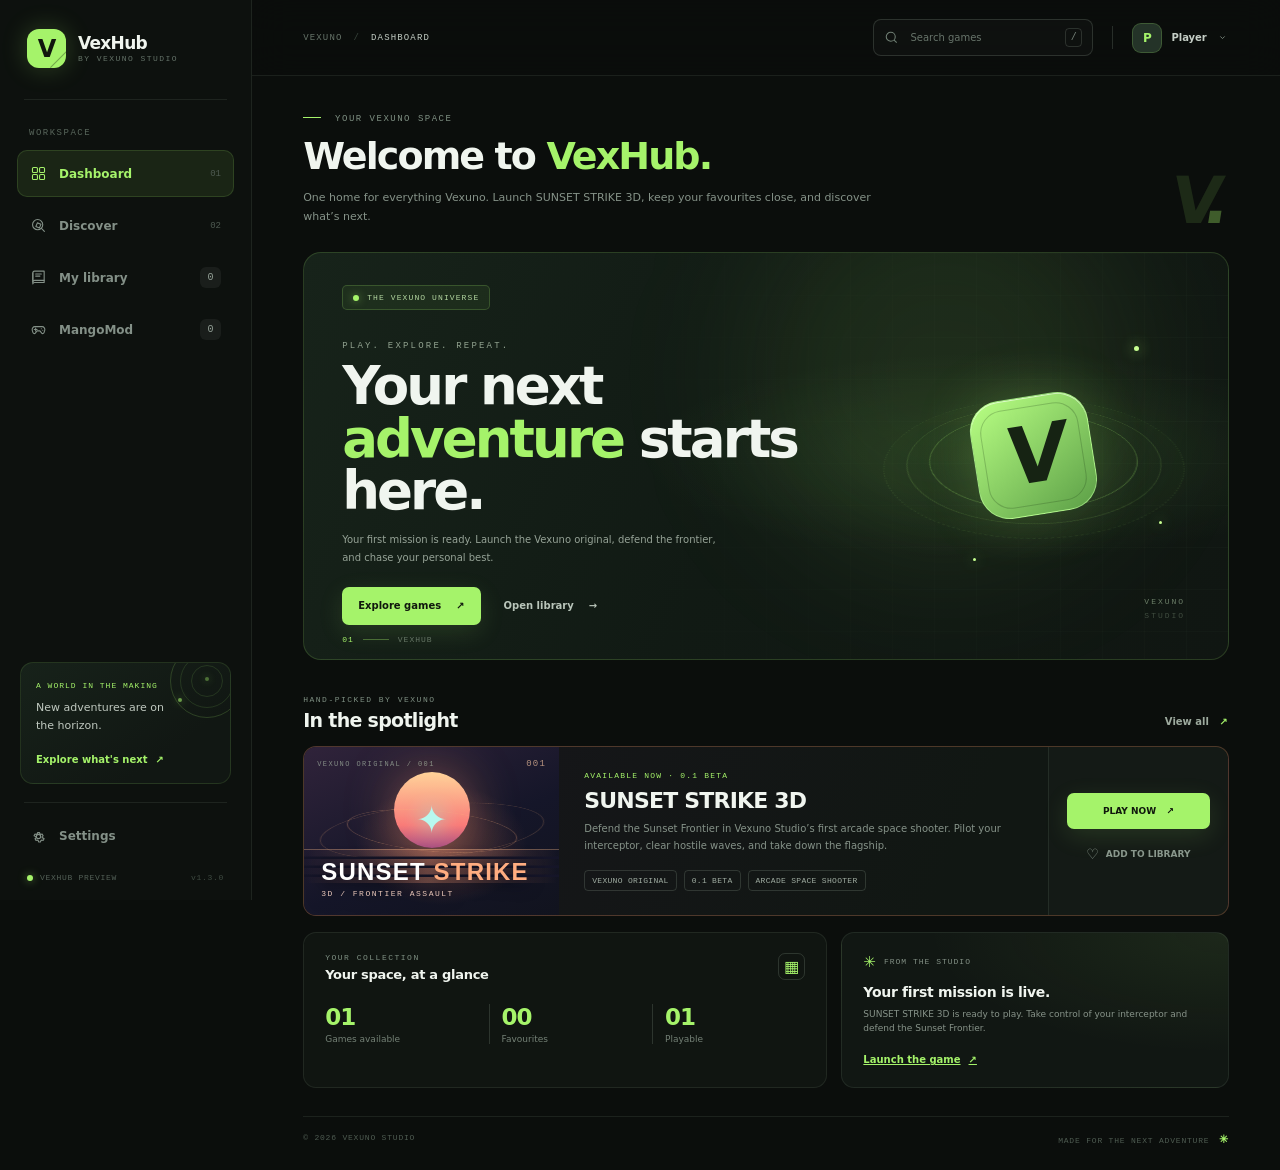
<file: index.html>
<!doctype html>
<html lang="en">
<head>
  <meta charset="utf-8" />
  <meta name="viewport" content="width=device-width, initial-scale=1" />
  <meta name="theme-color" content="#0b0e0c" />
  <meta name="description" content="VexHub is the home of games from Vexuno Studio." />
  <title>VexHub — Vexuno Studio</title>
  <link rel="icon" href="assets/vexhub-icon.svg" type="image/svg+xml" />
  <link rel="manifest" href="manifest.webmanifest" />
  <link rel="stylesheet" href="style.css" />
  <script src="script.js" defer></script>
</head>
<body>
  <div class="app-shell">
    <aside class="sidebar" aria-label="Main navigation">
      <a class="brand" href="#dashboard" aria-label="VexHub dashboard">
        <span class="brand-mark" aria-hidden="true"><span>V</span></span>
        <span class="brand-copy"><strong>VexHub</strong><small>BY VEXUNO STUDIO</small></span>
      </a>

      <div class="sidebar-divider"></div>
      <p class="nav-label">WORKSPACE</p>
      <nav class="primary-nav">
        <button class="nav-item active" data-page="dashboard" type="button">
          <svg viewBox="0 0 24 24" aria-hidden="true"><rect x="3.5" y="3.5" width="7" height="7" rx="1.5"/><rect x="13.5" y="3.5" width="7" height="7" rx="1.5"/><rect x="3.5" y="13.5" width="7" height="7" rx="1.5"/><rect x="13.5" y="13.5" width="7" height="7" rx="1.5"/></svg>
          <span>Dashboard</span><span class="nav-shortcut">01</span>
        </button>
        <button class="nav-item" data-page="discover" type="button">
          <svg viewBox="0 0 24 24" aria-hidden="true"><circle cx="10.8" cy="10.8" r="7.2"/><path d="m16.2 16.2 4.1 4.1M8.3 13.3l2.1-5 5 2.1-2.1 5z"/></svg>
          <span>Discover</span><span class="nav-shortcut">02</span>
        </button>
        <button class="nav-item" data-page="library" type="button">
          <svg viewBox="0 0 24 24" aria-hidden="true"><path d="M4 5.5A2.5 2.5 0 0 1 6.5 3H20v16H6.5A2.5 2.5 0 0 0 4 21z"/><path d="M4 5.5v13A2.5 2.5 0 0 1 6.5 16H20M8 7h8M8 10h6"/></svg>
          <span>My library</span><span class="nav-count" id="library-count">0</span>
        </button>
        <button class="nav-item" data-page="mods" type="button">
          <svg viewBox="0 0 24 24" aria-hidden="true"><path d="M7 8h10a4 4 0 0 1 3.8 5.2l-1 3.2a2 2 0 0 1-3.3.8L14 14H10l-2.5 3.2a2 2 0 0 1-3.3-.8l-1-3.2A4 4 0 0 1 7 8Z"/><path d="M8 10v4M6 12h4M16 11h.01M18 13h.01"/></svg>
          <span>MangoMod</span><span class="nav-count" id="mods-count">0</span>
        </button>
      </nav>

      <div class="sidebar-spacer"></div>
      <div class="sidebar-tip">
        <div class="tip-orbit"><span></span><span></span><span></span></div>
        <p class="tip-kicker">A WORLD IN THE MAKING</p>
        <p class="tip-copy">New adventures are on the horizon.</p>
        <button class="text-button" data-page="discover" type="button">Explore what's next <span aria-hidden="true">↗</span></button>
      </div>
      <div class="sidebar-divider bottom-divider"></div>
      <button class="nav-item utility-item" data-page="settings" type="button">
        <svg viewBox="0 0 24 24" aria-hidden="true"><circle cx="12" cy="12" r="3"/><path d="m19.4 15 .1.1 1.4 1.1-1.4 2.4-1.7-.6a8 8 0 0 1-1.6.9l-.3 1.8h-2.8l-.3-1.8a8 8 0 0 1-1.6-.9l-1.7.6-1.4-2.4 1.4-1.1a7 7 0 0 1 0-1.9L6.7 12l1.4-2.4 1.7.6a8 8 0 0 1 1.6-.9l.3-1.8h2.8l.3 1.8a8 8 0 0 1 1.6.9l1.7-.6 1.4 2.4-1.4 1.1a7 7 0 0 1 0 1.9Z" transform="translate(-1 -1)"/></svg>
        <span>Settings</span>
      </button>
      <div class="sidebar-version"><span class="status-dot"></span> VEXHUB PREVIEW <span>v1.3.0</span></div>
    </aside>

    <main class="main-area">
      <header class="topbar">
        <div class="breadcrumbs"><span>VEXUNO</span><span class="crumb-slash">/</span><strong id="breadcrumb-current">DASHBOARD</strong></div>
        <div class="topbar-actions">
          <label class="search-wrap" for="global-search">
            <svg viewBox="0 0 24 24" aria-hidden="true"><circle cx="10.8" cy="10.8" r="7.2"/><path d="m16.2 16.2 4.1 4.1"/></svg>
            <input id="global-search" type="search" placeholder="Search games" autocomplete="off" aria-label="Search games" />
            <kbd>/</kbd>
          </label>
          <span class="topbar-divider"></span>
          <button class="profile-chip" data-page="settings" type="button" aria-label="Open profile settings">
            <span class="avatar" id="top-avatar">V</span><span class="profile-name" id="top-profile-name">Player</span>
            <svg viewBox="0 0 24 24" aria-hidden="true"><path d="m8 10 4 4 4-4"/></svg>
          </button>
        </div>
      </header>

      <div id="page-content" class="page-content" tabindex="-1">
        <section class="welcome-row">
          <div>
            <p class="eyebrow"><span class="eyebrow-line"></span> YOUR VEXUNO SPACE</p>
            <h1>Welcome to <span>VexHub.</span></h1>
            <p class="welcome-subtitle">One home for everything Vexuno. Find your next game, keep your favourites close, and stay in the loop.</p>
          </div>
          <div class="welcome-mark" aria-hidden="true">V<span>.</span></div>
        </section>

        <section class="hero-panel" aria-labelledby="hero-title">
          <div class="hero-grid" aria-hidden="true"></div>
          <div class="hero-glow" aria-hidden="true"></div>
          <div class="hero-content">
            <div class="hero-tag"><span class="pulse-dot"></span> THE VEXUNO UNIVERSE</div>
            <p class="hero-overline">PLAY. EXPLORE. REPEAT.</p>
            <h2 id="hero-title">Your next<br /><span>adventure</span> starts here.</h2>
            <p class="hero-description">Discover games made by Vexuno Studio. Your next favourite is just around the corner.</p>
            <div class="hero-actions">
              <button class="button button-primary" data-page="discover" type="button">Explore games <span aria-hidden="true">↗</span></button>
              <button class="button button-quiet" data-page="library" type="button">Open library <span aria-hidden="true">→</span></button>
            </div>
          </div>
          <div class="hero-art" aria-hidden="true">
            <div class="art-ring ring-one"></div><div class="art-ring ring-two"></div><div class="art-ring ring-three"></div>
            <div class="art-core"><span>V</span></div>
            <div class="art-spark spark-one"></div><div class="art-spark spark-two"></div><div class="art-spark spark-three"></div>
            <div class="art-caption">VEXUNO<br /><span>STUDIO</span></div>
          </div>
          <div class="hero-index"><span>01</span><i></i><span>VEXHUB</span></div>
        </section>

        <section class="section-block">
          <div class="section-heading">
            <div><p class="eyebrow">HAND-PICKED BY VEXUNO</p><h2>In the spotlight</h2></div>
            <button class="subtle-link" data-page="discover" type="button">View all <span aria-hidden="true">↗</span></button>
          </div>
          <div id="featured-game"></div>
        </section>

        <section class="bottom-grid">
          <div class="section-card stats-card">
            <div class="card-heading"><div><p class="eyebrow">YOUR COLLECTION</p><h3>Your space, at a glance</h3></div><span class="mini-icon">▦</span></div>
            <div class="stats-grid">
              <div class="stat-item"><strong id="stat-games">01</strong><span>Games listed</span></div>
              <div class="stat-item"><strong id="stat-saved">00</strong><span>Favourites</span></div>
              <div class="stat-item"><strong>00</strong><span>Installed</span></div>
            </div>
          </div>
          <div class="section-card update-card">
            <div class="update-top"><span class="update-icon">✳</span><span class="update-label">FROM THE STUDIO</span></div>
            <h3>Something new is taking shape.</h3>
            <p>Vexuno is getting ready to bring its first game to the world. Keep an eye on this space.</p>
            <button class="text-button" data-page="discover" type="button">See what's coming <span aria-hidden="true">↗</span></button>
          </div>
        </section>
        <footer class="page-footer"><span>© <span id="current-year"></span> VEXUNO STUDIO</span><span>MADE FOR THE NEXT ADVENTURE <b>✳</b></span></footer>
      </div>
    </main>
  </div>
  <input id="mod-import-input" type="file" accept=".json,.mangomod.json,application/json" hidden />
  <div class="toast-region" id="toast-region" aria-live="polite" aria-atomic="true"></div>
</body>
</html>
</file>
<file: style.css>
:root {
  color-scheme: dark;
  --bg: #0b0e0c;
  --panel: #111713;
  --panel-2: #151d17;
  --panel-3: #1b251d;
  --line: rgba(198, 225, 201, .09);
  --line-strong: rgba(198, 225, 201, .16);
  --text: #f0f5ef;
  --muted: #87958a;
  --muted-2: #647268;
  --accent: #a5f36a;
  --accent-2: #c7ff91;
  --accent-ink: #10170d;
  --sidebar: #0d110e;
  --danger: #ff8e82;
  --radius: 18px;
  font-family: Inter, ui-sans-serif, system-ui, -apple-system, BlinkMacSystemFont, 'Segoe UI', sans-serif;
}

:root[data-accent="blue"] { --accent: #82c8ff; --accent-2: #b5e0ff; --accent-ink: #081522; }
:root[data-accent="violet"] { --accent: #c6a3ff; --accent-2: #ddc9ff; --accent-ink: #170e25; }
* { box-sizing: border-box; }
html { min-width: 320px; background: var(--bg); scroll-behavior: smooth; }
body { margin: 0; background: var(--bg); color: var(--text); min-height: 100vh; }
button, input { font: inherit; }
button { color: inherit; }
button:focus-visible, a:focus-visible, input:focus-visible { outline: 2px solid var(--accent); outline-offset: 3px; }
button:disabled { cursor: not-allowed !important; }
.app-shell { min-height: 100vh; display: grid; grid-template-columns: 252px minmax(0, 1fr); }
.sidebar { width: 252px; height: 100vh; position: fixed; inset: 0 auto 0 0; z-index: 20; display: flex; flex-direction: column; padding: 29px 17px 18px; background: var(--sidebar); border-right: 1px solid var(--line); }
.brand { display: flex; align-items: center; gap: 12px; padding: 0 10px; text-decoration: none; color: var(--text); }
.brand-mark { width: 39px; height: 39px; border-radius: 12px; display: grid; place-items: center; position: relative; overflow: hidden; background: var(--accent); color: var(--accent-ink); font-size: 24px; font-weight: 800; letter-spacing: -3px; box-shadow: 0 0 26px color-mix(in srgb, var(--accent) 22%, transparent); }
.brand-mark::after { content: ''; position: absolute; width: 23px; height: 1px; background: currentColor; transform: rotate(-45deg); opacity: .34; bottom: 8px; right: -4px; }
.brand-mark span { transform: translateX(-1px); }
.brand-copy { display: flex; flex-direction: column; gap: 2px; }
.brand-copy strong { font-size: 17px; line-height: 1.1; letter-spacing: -.7px; }
.brand-copy small, .nav-label, .sidebar-version, .eyebrow, .hero-tag, .hero-overline, .hero-index, .update-label, .release-label, .game-meta-label, .game-serial, .setting-label { font-family: 'DM Mono', ui-monospace, monospace; }
.brand-copy small { color: var(--muted-2); font-size: 8px; letter-spacing: 1.45px; font-weight: 500; }
.sidebar-divider { height: 1px; background: var(--line); margin: 31px 7px 28px; }
.nav-label { color: #58665b; font-size: 9px; letter-spacing: 1.5px; margin: 0 12px 12px; }
.primary-nav { display: grid; gap: 5px; }
.nav-item { width: 100%; min-height: 47px; display: flex; align-items: center; gap: 12px; padding: 0 12px; border: 1px solid transparent; background: transparent; color: #839087; border-radius: 10px; cursor: pointer; text-align: left; font-size: 12px; font-weight: 700; transition: .18s ease; }
.nav-item svg { width: 17px; height: 17px; fill: none; stroke: currentColor; stroke-width: 1.55; stroke-linecap: round; stroke-linejoin: round; flex: none; }
.nav-item:hover { color: var(--text); background: rgba(255,255,255,.035); }
.nav-item.active { color: var(--accent); background: color-mix(in srgb, var(--accent) 9%, transparent); border-color: color-mix(in srgb, var(--accent) 14%, transparent); }
.nav-item.active svg { stroke: var(--accent); }
.nav-shortcut { margin-left: auto; color: #4e5a51; font: 9px 'DM Mono', monospace; }
.nav-count { margin-left: auto; min-width: 21px; height: 21px; border-radius: 6px; display: grid; place-items: center; background: rgba(255,255,255,.055); color: #93a096; font: 10px 'DM Mono', monospace; }
.sidebar-spacer { flex: 1; min-height: 28px; }
.sidebar-tip { position: relative; overflow: hidden; margin: 0 3px 18px; padding: 18px 15px 16px; background: linear-gradient(145deg, #17221a, #111713 72%); border: 1px solid rgba(165,243,106,.12); border-radius: 13px; }
.tip-orbit { position: absolute; width: 74px; height: 74px; right: -14px; top: -19px; border: 1px solid rgba(165,243,106,.19); border-radius: 50%; }
.tip-orbit::before, .tip-orbit::after { content: ''; position: absolute; inset: 9px; border: 1px solid rgba(165,243,106,.13); border-radius: 50%; }
.tip-orbit::after { inset: 20px; }
.tip-orbit span { position: absolute; width: 4px; height: 4px; border-radius: 50%; background: var(--accent); top: 7px; right: 13px; box-shadow: 0 0 9px var(--accent); }
.tip-orbit span:nth-child(2) { top: 53px; left: 7px; opacity: .6; }
.tip-orbit span:nth-child(3) { top: 32px; right: 34px; opacity: .4; }
.tip-kicker { margin: 0 0 9px; color: var(--accent); font: 8px 'DM Mono', monospace; letter-spacing: 1px; }
.tip-copy { position: relative; max-width: 145px; margin: 0 0 13px; color: #c0c9c0; font-size: 11px; line-height: 1.65; }
.text-button { padding: 0; display: inline-flex; align-items: center; gap: 8px; border: 0; background: transparent; color: var(--accent); font-size: 10px; font-weight: 800; cursor: pointer; }
.text-button:hover, .subtle-link:hover { color: var(--accent-2); }
.bottom-divider { margin: 0 7px 12px; }
.utility-item { min-height: 42px; }
.sidebar-version { display: flex; align-items: center; gap: 7px; padding: 16px 10px 0; color: #536057; font-size: 8px; letter-spacing: .7px; }
.sidebar-version > span:last-child { margin-left: auto; color: #3e4a41; }
.status-dot, .pulse-dot { width: 6px; height: 6px; border-radius: 50%; background: var(--accent); box-shadow: 0 0 9px color-mix(in srgb, var(--accent) 55%, transparent); }
.main-area { min-width: 0; grid-column: 2; }
.topbar { height: 76px; padding: 0 clamp(24px, 4vw, 60px); display: flex; align-items: center; justify-content: space-between; border-bottom: 1px solid var(--line); background: rgba(11,14,12,.78); position: sticky; top: 0; z-index: 10; backdrop-filter: blur(18px); }
.breadcrumbs { display: flex; align-items: center; gap: 11px; color: #67756a; font: 9px 'DM Mono', monospace; letter-spacing: 1.15px; }
.breadcrumbs strong { color: #c4cec5; font-weight: 500; }
.crumb-slash { color: #3a463d; }
.topbar-actions { display: flex; align-items: center; gap: 19px; }
.search-wrap { width: 220px; height: 37px; display: flex; align-items: center; gap: 9px; padding: 0 10px; border: 1px solid var(--line-strong); border-radius: 8px; background: rgba(255,255,255,.018); color: #718075; transition: .2s ease; }
.search-wrap:focus-within { border-color: color-mix(in srgb, var(--accent) 45%, transparent); box-shadow: 0 0 0 3px color-mix(in srgb, var(--accent) 7%, transparent); }
.search-wrap svg { width: 15px; height: 15px; fill: none; stroke: currentColor; stroke-width: 1.7; flex: none; }
.search-wrap input { width: 100%; min-width: 0; border: 0; outline: 0; background: transparent; color: var(--text); font-size: 10px; }
.search-wrap input::placeholder { color: #68756b; }
.search-wrap kbd { min-width: 17px; height: 19px; display: grid; place-items: center; border: 1px solid var(--line-strong); border-radius: 4px; color: #758278; font: 10px 'DM Mono', monospace; }
.topbar-divider { width: 1px; height: 23px; background: var(--line-strong); }
.profile-chip { display: flex; align-items: center; gap: 9px; border: 0; padding: 0; background: transparent; cursor: pointer; }
.avatar { width: 30px; height: 30px; display: grid; place-items: center; border-radius: 9px; background: #243328; color: var(--accent); border: 1px solid rgba(165,243,106,.2); font-size: 12px; font-weight: 800; }
.profile-name { color: #c5cec6; font-size: 10px; font-weight: 800; }
.profile-chip svg { width: 13px; height: 13px; fill: none; stroke: #738076; stroke-width: 1.8; }
.page-content { width: min(100%, 1440px); margin: 0 auto; padding: 38px clamp(24px, 4vw, 60px) 24px; }
.welcome-row { display: flex; align-items: flex-end; justify-content: space-between; gap: 20px; margin: 0 0 25px; }
.eyebrow { margin: 0 0 11px; color: #7f9083; font-size: 9px; letter-spacing: 1.5px; }
.eyebrow-line { display: inline-block; width: 18px; height: 1px; margin: 0 7px 3px 0; background: var(--accent); }
h1, h2, h3, p { overflow-wrap: break-word; }
.welcome-row h1 { margin: 0; font-size: clamp(27px, 3vw, 38px); line-height: 1.12; letter-spacing: -1.9px; font-weight: 800; }
.welcome-row h1 span { color: var(--accent); }
.welcome-subtitle { max-width: 575px; margin: 10px 0 0; color: #859288; font-size: 11px; line-height: 1.8; }
.welcome-mark { margin-right: 8px; color: rgba(165,243,106,.12); font-size: 65px; line-height: .8; font-weight: 800; letter-spacing: -9px; transform: skew(-9deg); }
.welcome-mark span { color: rgba(165,243,106,.34); }
.hero-panel { min-height: 333px; position: relative; display: flex; overflow: hidden; border: 1px solid rgba(165,243,106,.17); border-radius: var(--radius); background: radial-gradient(ellipse at 75% 50%, rgba(79,130,64,.22), transparent 36%), linear-gradient(115deg, #17231a 0%, #111a14 49%, #101612 100%); }
.hero-grid { position: absolute; inset: 0; opacity: .24; background-image: linear-gradient(rgba(186,228,177,.1) 1px, transparent 1px), linear-gradient(90deg, rgba(186,228,177,.1) 1px, transparent 1px); background-size: 42px 42px; mask-image: linear-gradient(90deg, transparent 25%, #000 100%); }
.hero-glow { position: absolute; width: 380px; height: 380px; right: 10%; top: -70px; border-radius: 50%; background: color-mix(in srgb, var(--accent) 9%, transparent); filter: blur(70px); }
.hero-content { position: relative; z-index: 2; width: 58%; padding: 32px 0 34px 38px; }
.hero-tag { width: fit-content; display: flex; align-items: center; gap: 8px; padding: 7px 10px; border: 1px solid rgba(165,243,106,.2); border-radius: 5px; background: rgba(165,243,106,.06); color: #b3d6a0; font-size: 8px; letter-spacing: 1.1px; }
.pulse-dot { animation: pulse 2s infinite; }
.hero-overline { margin: 31px 0 9px; color: #91a28f; font-size: 9px; letter-spacing: 2.2px; }
.hero-content h2 { margin: 0; font-size: clamp(34px, 4.2vw, 53px); line-height: .99; letter-spacing: -2.9px; font-weight: 800; }
.hero-content h2 span { color: var(--accent); }
.hero-description { max-width: 380px; margin: 13px 0 20px; color: #96a397; font-size: 10px; line-height: 1.8; }
.hero-actions { display: flex; align-items: center; gap: 18px; }
.button { min-height: 38px; display: inline-flex; align-items: center; justify-content: center; gap: 15px; padding: 0 15px; border-radius: 7px; border: 1px solid transparent; cursor: pointer; font-size: 10px; font-weight: 800; transition: transform .18s ease, background .18s ease, border-color .18s ease; }
.button:hover { transform: translateY(-2px); }
.button-primary { background: var(--accent); color: var(--accent-ink); box-shadow: 0 7px 24px color-mix(in srgb, var(--accent) 13%, transparent); }
.button-primary:hover { background: var(--accent-2); }
.button-quiet { padding: 0 4px; background: transparent; color: #b9c5ba; }
.button-quiet:hover { color: var(--accent); }
.hero-art { width: 42%; position: absolute; right: 0; top: 0; bottom: 0; display: grid; place-items: center; perspective: 700px; }
.art-ring { position: absolute; width: 252px; height: 252px; border: 1px solid rgba(165,243,106,.16); border-radius: 50%; transform: rotateX(63deg) rotateZ(-25deg); box-shadow: inset 0 0 35px rgba(165,243,106,.025); }
.ring-two { width: 207px; height: 207px; transform: rotateX(63deg) rotateZ(35deg); border-color: rgba(165,243,106,.29); }
.ring-three { width: 296px; height: 296px; transform: rotateX(63deg) rotateZ(75deg); border-style: dashed; border-color: rgba(165,243,106,.11); }
.art-core { width: 119px; height: 119px; z-index: 1; display: grid; place-items: center; position: relative; border: 1px solid rgba(190,255,157,.55); border-radius: 31px; background: linear-gradient(145deg, #b8ff83, #5c9f47); color: #162313; box-shadow: 0 0 55px rgba(165,243,106,.22), inset 0 1px 0 rgba(255,255,255,.6); transform: rotate(-9deg); }
.art-core::before { content: ''; position: absolute; inset: 9px; border: 1px solid rgba(21,48,17,.22); border-radius: 23px; }
.art-core span { margin-left: -5px; font-size: 79px; line-height: 1; font-weight: 800; letter-spacing: -13px; transform: skew(-8deg); }
.art-caption { position: absolute; right: 11%; bottom: 36px; color: rgba(209,240,199,.48); text-align: right; font: 8px/1.7 'DM Mono', monospace; letter-spacing: 2px; }
.art-caption span { color: rgba(209,240,199,.25); }
.art-spark { position: absolute; width: 5px; height: 5px; border-radius: 50%; background: var(--accent-2); box-shadow: 0 0 14px var(--accent); }
.spark-one { top: 23%; right: 23%; }.spark-two { bottom: 24%; right: 65%; width: 3px; height: 3px; }.spark-three { top: 66%; right: 17%; width: 3px; height: 3px; }
.hero-index { position: absolute; left: 38px; bottom: 15px; z-index: 2; display: flex; align-items: center; gap: 9px; color: #657565; font-size: 8px; letter-spacing: 1px; }
.hero-index span:first-child { color: var(--accent); }.hero-index i { width: 26px; height: 1px; background: rgba(165,243,106,.35); }
.section-block { margin-top: 35px; }
.section-heading { display: flex; align-items: flex-end; justify-content: space-between; margin-bottom: 15px; }
.section-heading .eyebrow { margin-bottom: 5px; font-size: 8px; }
.section-heading h2 { margin: 0; font-size: 19px; letter-spacing: -.7px; }
.subtle-link { padding: 0 1px 4px; border: 0; background: transparent; color: #9daa9e; font-size: 10px; font-weight: 800; cursor: pointer; }
.subtle-link span { margin-left: 7px; color: var(--accent); }
.featured-card { display: grid; grid-template-columns: minmax(180px, 255px) minmax(0,1fr) 180px; min-height: 165px; overflow: hidden; border: 1px solid var(--line-strong); border-radius: 13px; background: #111713; }
.game-cover { position: relative; min-height: 165px; overflow: hidden; display: grid; place-items: center; background: radial-gradient(circle at 50% 48%, rgba(165,243,106,.2), transparent 50%), linear-gradient(135deg, #263c29, #111a14 70%); }
.game-cover::before, .game-cover::after { content: ''; position: absolute; width: 160px; height: 160px; border: 1px solid rgba(165,243,106,.18); border-radius: 50%; transform: rotateX(65deg) rotateZ(30deg); }
.game-cover::after { width: 115px; height: 115px; transform: rotateX(65deg) rotateZ(-28deg); border-color: rgba(165,243,106,.3); }
.cover-v { position: relative; z-index: 1; color: rgba(193,255,164,.88); font-size: 83px; font-weight: 800; letter-spacing: -13px; transform: skew(-10deg); text-shadow: 0 0 35px rgba(165,243,106,.24); }
.cover-stamp { position: absolute; left: 13px; top: 13px; z-index: 2; color: rgba(218,245,209,.5); font: 7px 'DM Mono', monospace; letter-spacing: 1.4px; }
.game-details { padding: 24px 25px; display: flex; flex-direction: column; align-items: flex-start; justify-content: center; }
.release-label { margin: 0 0 8px; color: var(--accent); font-size: 8px; letter-spacing: 1.2px; }
.game-details h3 { margin: 0 0 7px; font-size: 22px; letter-spacing: -.8px; }
.game-description { max-width: 450px; margin: 0; color: #859288; font-size: 10px; line-height: 1.75; }
.game-tags { display: flex; align-items: center; gap: 7px; margin-top: 15px; }
.game-tag { padding: 5px 7px; border: 1px solid var(--line-strong); border-radius: 4px; color: #a0ada2; font: 8px 'DM Mono', monospace; letter-spacing: .3px; }
.game-action { padding: 22px 18px; display: flex; flex-direction: column; align-items: stretch; justify-content: center; gap: 11px; border-left: 1px solid var(--line); background: rgba(255,255,255,.012); }
.game-action .button { width: 100%; min-height: 36px; font-size: 9px; }
.button-disabled { background: #202a22; color: #738276; border-color: #2c3a2f; }
.favorite-button { display: inline-flex; align-items: center; justify-content: center; gap: 7px; padding: 7px; border: 0; background: transparent; color: #89978c; cursor: pointer; font-size: 9px; font-weight: 700; }
.favorite-button:hover, .favorite-button.saved { color: var(--accent); }
.favorite-button .heart { font-size: 14px; line-height: 1; }
.bottom-grid { display: grid; grid-template-columns: 1.15fr .85fr; gap: 14px; margin-top: 16px; }
.section-card { min-height: 154px; padding: 20px 21px; border: 1px solid var(--line); border-radius: 13px; background: #101511; }
.card-heading { display: flex; align-items: flex-start; justify-content: space-between; }
.card-heading .eyebrow { margin-bottom: 5px; font-size: 8px; }
.card-heading h3, .update-card h3 { margin: 0; font-size: 13px; letter-spacing: -.3px; }
.mini-icon { width: 27px; height: 27px; display: grid; place-items: center; border: 1px solid var(--line-strong); border-radius: 7px; color: var(--accent); }
.stats-grid { display: grid; grid-template-columns: repeat(3, 1fr); gap: 10px; margin-top: 22px; }
.stat-item { display: flex; flex-direction: column; gap: 4px; padding-left: 12px; border-left: 1px solid var(--line-strong); }
.stat-item:first-child { padding-left: 0; border-left: 0; }
.stat-item strong { color: var(--accent); font-size: 23px; letter-spacing: -1px; }
.stat-item span { color: #748176; font-size: 9px; }
.update-card { position: relative; overflow: hidden; background: radial-gradient(ellipse at 100% 0%, rgba(165,243,106,.08), transparent 55%), #111713; }
.update-top { display: flex; align-items: center; gap: 8px; margin-bottom: 13px; }
.update-icon { color: var(--accent); font-size: 15px; }
.update-label { color: #839085; font-size: 8px; letter-spacing: 1px; }
.update-card h3 { font-size: 14px; }
.update-card p { max-width: 390px; margin: 7px 0 12px; color: #879389; font-size: 9px; line-height: 1.65; }
.page-footer { display: flex; justify-content: space-between; gap: 15px; margin-top: 28px; padding-top: 16px; border-top: 1px solid var(--line); color: #4f5c52; font: 8px 'DM Mono', monospace; letter-spacing: .8px; }
.page-footer b { color: var(--accent); font-size: 11px; margin-left: 4px; }
/* Secondary pages */
.page-header { margin: 0 0 25px; }
.page-header .eyebrow { margin-bottom: 9px; }
.page-header h1 { margin: 0; font-size: clamp(28px, 3vw, 37px); letter-spacing: -1.7px; }
.page-header h1 span { color: var(--accent); }
.page-header p:last-child { max-width: 570px; margin: 9px 0 0; color: #849186; font-size: 11px; line-height: 1.75; }
.results-bar { display: flex; align-items: center; justify-content: space-between; gap: 15px; margin: 0 0 13px; color: #7c897e; font: 9px 'DM Mono', monospace; letter-spacing: .8px; }
.results-bar strong { color: var(--accent); font-weight: 500; }
.empty-state { min-height: 255px; display: flex; flex-direction: column; align-items: center; justify-content: center; text-align: center; padding: 35px; border: 1px dashed rgba(165,243,106,.2); border-radius: 14px; background: radial-gradient(ellipse at 50% 30%, rgba(165,243,106,.06), transparent 65%); }
.empty-symbol { width: 55px; height: 55px; display: grid; place-items: center; margin-bottom: 17px; border: 1px solid rgba(165,243,106,.22); border-radius: 16px; color: var(--accent); font-size: 27px; background: rgba(165,243,106,.06); }
.empty-state h2 { margin: 0 0 7px; font-size: 17px; }
.empty-state p { max-width: 350px; margin: 0 0 17px; color: #829086; font-size: 10px; line-height: 1.7; }
.settings-layout { display: grid; grid-template-columns: minmax(0, 1fr) minmax(245px, .75fr); gap: 15px; align-items: start; }
.settings-panel { padding: 23px; border: 1px solid var(--line); border-radius: 13px; background: #101511; }
.settings-panel h2 { margin: 0 0 5px; font-size: 15px; }
.settings-panel > p { margin: 0 0 22px; color: #849186; font-size: 10px; line-height: 1.65; }
.setting-row { display: flex; align-items: center; justify-content: space-between; gap: 15px; padding: 16px 0; border-top: 1px solid var(--line); }
.setting-row:first-of-type { border-top: 0; }
.setting-row strong { display: block; margin-bottom: 4px; color: #dce5dc; font-size: 10px; }
.setting-row small { display: block; color: #778479; font-size: 9px; line-height: 1.5; }
.setting-input { width: min(230px, 48%); height: 36px; padding: 0 10px; border: 1px solid var(--line-strong); border-radius: 7px; background: #0b100c; color: var(--text); font-size: 10px; }
.accent-options { display: flex; gap: 7px; }
.accent-choice { width: 25px; height: 25px; padding: 0; border: 2px solid transparent; border-radius: 50%; cursor: pointer; }
.accent-choice::after { content: ''; display: block; width: 100%; height: 100%; border: 2px solid rgba(0,0,0,.25); border-radius: 50%; }
.accent-choice[data-accent="green"] { background: #a5f36a; }.accent-choice[data-accent="blue"] { background: #82c8ff; }.accent-choice[data-accent="violet"] { background: #c6a3ff; }
.accent-choice.selected { outline: 1px solid var(--text); outline-offset: 2px; }
.toggle { width: 37px; height: 21px; position: relative; flex: none; border: 1px solid #39463b; border-radius: 20px; background: #202a22; cursor: pointer; transition: .2s ease; }
.toggle::after { content: ''; position: absolute; top: 3px; left: 3px; width: 13px; height: 13px; border-radius: 50%; background: #819084; transition: .2s ease; }
.toggle[aria-pressed="true"] { border-color: var(--accent); background: color-mix(in srgb, var(--accent) 22%, transparent); }
.toggle[aria-pressed="true"]::after { left: 19px; background: var(--accent); }
.about-mark { width: 48px; height: 48px; display: grid; place-items: center; margin-bottom: 14px; border-radius: 14px; background: var(--accent); color: var(--accent-ink); font-size: 29px; font-weight: 800; letter-spacing: -5px; }
.about-list { margin: 18px 0 0; padding: 0; list-style: none; }
.about-list li { display: flex; justify-content: space-between; gap: 15px; padding: 11px 0; border-top: 1px solid var(--line); color: #79867c; font-size: 9px; }
.about-list strong { color: #c2cec3; font-weight: 600; }
.toast-region { position: fixed; right: 24px; bottom: 22px; z-index: 50; display: grid; gap: 8px; pointer-events: none; }
.toast { min-width: 210px; max-width: 320px; padding: 12px 15px; border: 1px solid rgba(165,243,106,.24); border-radius: 9px; background: #17211a; color: #dce9dc; box-shadow: 0 12px 35px rgba(0,0,0,.35); font-size: 10px; animation: toast-in .2s ease both; }
.toast::before { content: '✓'; margin-right: 9px; color: var(--accent); }
@keyframes pulse { 0%,100% { opacity: 1; box-shadow: 0 0 0 0 color-mix(in srgb, var(--accent) 40%, transparent); } 50% { opacity: .75; box-shadow: 0 0 0 5px transparent; } }
@keyframes toast-in { from { opacity: 0; transform: translateY(8px); } to { opacity: 1; transform: translateY(0); } }
@media (max-width: 1050px) {
  .app-shell { grid-template-columns: 218px minmax(0,1fr); }.sidebar { width: 218px; padding-inline: 13px; }
  .hero-content { width: 64%; padding-left: 28px; }.hero-art { width: 38%; }.hero-content h2 { font-size: 42px; }.art-ring { width: 215px; height: 215px; }.ring-three { width: 255px; height: 255px; }.art-core { width: 100px; height: 100px; }.art-core span { font-size: 66px; }
  .featured-card { grid-template-columns: 205px minmax(0,1fr) 150px; }.game-details { padding-inline: 18px; }
}
@media (max-width: 780px) {
  .app-shell { display: block; padding-bottom: 66px; }.sidebar { width: 100%; height: 62px; inset: auto 0 0; flex-direction: row; align-items: center; padding: 7px 10px calc(7px + env(safe-area-inset-bottom)); border-right: 0; border-top: 1px solid var(--line-strong); background: rgba(13,17,14,.96); backdrop-filter: blur(18px); }
  .brand, .sidebar-divider, .nav-label, .sidebar-spacer, .sidebar-tip, .sidebar-version, .utility-item { display: none; }.primary-nav { width: 100%; display: grid; grid-template-columns: repeat(4, 1fr); gap: 5px; }
  .nav-item { min-height: 45px; justify-content: center; flex-direction: column; gap: 3px; padding: 4px; font-size: 8px; }.nav-item svg { width: 17px; height: 17px; }.nav-shortcut { display: none; }.nav-count { position: absolute; transform: translate(22px,-10px); min-width: 16px; height: 16px; font-size: 8px; }
  .main-area { padding: 0; }.topbar { height: 62px; padding: 0 20px; }.breadcrumbs { font-size: 8px; }.topbar-actions { gap: 10px; }.search-wrap { width: min(36vw, 190px); height: 34px; }.search-wrap kbd, .topbar-divider, .profile-name, .profile-chip svg { display: none; }.profile-chip { margin-left: 1px; }
  .page-content { padding: 28px 20px 22px; }.welcome-row h1 { font-size: 30px; }.welcome-mark { font-size: 48px; }.hero-panel { min-height: 340px; }.hero-content { width: 78%; padding: 27px 0 35px 25px; }.hero-content h2 { font-size: clamp(34px, 7vw, 48px); }.hero-art { width: 45%; opacity: .55; right: -7%; }.art-ring { width: 190px; height: 190px; }.ring-two { width: 158px; height: 158px; }.ring-three { width: 225px; height: 225px; }.art-core { width: 82px; height: 82px; border-radius: 23px; }.art-core span { font-size: 56px; }.hero-index { left: 25px; }
  .featured-card { grid-template-columns: 180px minmax(0,1fr); }.game-action { grid-column: 1 / -1; flex-direction: row; align-items: center; justify-content: flex-end; padding: 12px 16px; border-left: 0; border-top: 1px solid var(--line); }.game-action .button { width: auto; min-width: 145px; }.game-action .favorite-button { margin-left: auto; }.game-cover { min-height: 160px; }.bottom-grid { grid-template-columns: 1fr; }.settings-layout { grid-template-columns: 1fr; }
}
@media (max-width: 520px) {
  .topbar { padding: 0 14px; }.breadcrumbs { gap: 7px; letter-spacing: .7px; }.search-wrap { width: 35vw; padding: 0 8px; gap: 6px; }.search-wrap input { font-size: 9px; }.search-wrap svg { width: 13px; }.page-content { padding: 24px 14px 18px; }.welcome-row { margin-bottom: 20px; }.welcome-row h1 { font-size: 27px; }.welcome-subtitle { max-width: 330px; font-size: 10px; }.welcome-mark { display: none; }
  .hero-panel { min-height: 365px; }.hero-content { width: 100%; padding: 23px 19px 40px; }.hero-tag { font-size: 7px; }.hero-overline { margin-top: 32px; }.hero-content h2 { font-size: 42px; }.hero-description { max-width: 285px; font-size: 9px; }.hero-art { width: 65%; right: -23%; opacity: .22; }.hero-index { left: 20px; }.section-block { margin-top: 28px; }.section-heading h2 { font-size: 17px; }
  .featured-card { grid-template-columns: 1fr; }.game-cover { min-height: 145px; }.game-details { padding: 18px; }.game-action { justify-content: space-between; }.game-action .button { min-width: 130px; }.game-details h3 { font-size: 20px; }.page-footer { flex-direction: column; gap: 7px; font-size: 7px; }.section-card { padding: 17px; }.stat-item { padding-left: 8px; }.stat-item strong { font-size: 20px; }.stat-item span { font-size: 8px; }
  .settings-panel { padding: 18px; }.setting-row { align-items: flex-start; }.setting-input { width: 48%; }.toast-region { right: 12px; bottom: 76px; left: 12px; }.toast { max-width: none; }
}
@media (prefers-reduced-motion: reduce) { *, *::before, *::after { scroll-behavior: auto !important; animation-duration: .01ms !important; animation-iteration-count: 1 !important; transition-duration: .01ms !important; } }

body.reduce-motion *, body.reduce-motion *::before, body.reduce-motion *::after { scroll-behavior: auto !important; animation: none !important; transition: none !important; }

/* SUNSET STRIKE 3D — first playable Vexuno original */
.sunset-featured { border-color: rgba(255,155,105,.25); background: linear-gradient(115deg,#17151b,#111713 70%); }
.sunset-cover { text-decoration:none; isolation:isolate; background:radial-gradient(ellipse at 54% 58%,rgba(255,139,97,.27),transparent 44%),linear-gradient(155deg,#30233a,#151629 57%,#11131e); }
.sunset-cover::before { width:230px;height:130px;border-color:#ffb27c30;transform:rotateX(67deg) rotateZ(-18deg); }
.sunset-cover::after { width:174px;height:100px;border-color:#ffb27c48;transform:rotateX(67deg) rotateZ(18deg); }
.sunset-sun { position:absolute;top:25px;left:50%;width:76px;height:76px;transform:translateX(-50%);border-radius:50%;background:linear-gradient(180deg,#ffd49a,#fa7b79 70%,#a94f83);box-shadow:0 0 50px #ff986b66; }
.sunset-horizon { position:absolute;left:0;right:0;bottom:32px;height:34px;background:repeating-linear-gradient(180deg,transparent 0 6px,#151528 7px 9px),linear-gradient(90deg,transparent,#fa9d7b55,transparent);border-top:1px solid #ffbf8c55; }
.sunset-ship { position:absolute;left:50%;top:44%;z-index:2;transform:translate(-50%,-50%);color:#b8f9ef;font-size:38px;text-shadow:0 0 22px #79ffee,0 0 55px #ff926d; }
.sunset-cover-title { position:absolute;left:17px;right:17px;bottom:17px;z-index:3;color:#fff;font:900 24px/.82 'Barlow Condensed',Impact,sans-serif;letter-spacing:.05em;text-shadow:0 2px 18px #080914; }
.sunset-cover-title b { color:#ffad80; }
.sunset-cover-title small { display:block;margin-top:7px;color:#e9c7b9;font:8px 'DM Mono',monospace;letter-spacing:.19em; }
.sunset-cover .sunset-cover-number { position:absolute;right:13px;top:12px;color:#ffcca5aa;font:9px 'DM Mono',monospace;letter-spacing:.14em; }
.launch-game-button { text-decoration:none;display:flex;align-items:center;justify-content:center;gap:10px; }
@media(max-width:620px){.sunset-cover-title{font-size:25px}.sunset-sun{top:20px;width:70px;height:70px}}


/* MangoMod launcher */
.mango-hero { position:relative; display:flex; align-items:center; gap:24px; padding:26px 27px; overflow:hidden; border:1px solid rgba(255,177,93,.2); border-radius:16px; background:radial-gradient(ellipse at 83% 45%,rgba(255,160,79,.13),transparent 36%),linear-gradient(115deg,#211b19,#151715 72%); }
.mango-orb { width:68px; height:68px; flex:none; display:grid; place-items:center; border:1px solid rgba(255,190,120,.45); border-radius:22px; background:linear-gradient(145deg,#ffcb83,#ed8a4f); color:#26150e; font-size:43px; font-weight:950; letter-spacing:-5px; box-shadow:0 0 45px #ff984a30; }
.mango-hero-copy { flex:1; min-width:180px; position:relative; z-index:1; }
.mango-kicker { color:#ffb879; font:9px 'DM Mono',monospace; letter-spacing:1.5px; }
.mango-hero-copy h2 { margin:7px 0 5px; font-size:25px; letter-spacing:-1px; }
.mango-hero-copy h2 span { color:#ffb879; }
.mango-hero-copy p { max-width:560px; margin:0; color:#9b9b90; font-size:10px; line-height:1.7; }
.mango-hero-actions { display:flex; flex-direction:column; gap:8px; position:relative; z-index:1; }
.mango-hero-actions .button { min-width:150px; }
.mod-stats { display:grid; grid-template-columns:repeat(3,minmax(0,1fr)); gap:10px; margin:17px 0 29px; }
.mod-stats > div { display:flex; align-items:baseline; gap:10px; padding:14px 16px; border:1px solid var(--line); border-radius:10px; background:#101511; }
.mod-stats strong { color:#f2f4ef; font:700 19px 'DM Mono',monospace; }
.mod-stats span { color:#718076; font:8px 'DM Mono',monospace; letter-spacing:1px; }
.mod-section-heading { display:flex; align-items:end; justify-content:space-between; gap:15px; margin-bottom:13px; }
.mod-section-heading h2 { margin:0; font-size:20px; letter-spacing:-.5px; }
.mod-list { display:grid; grid-template-columns:repeat(2,minmax(0,1fr)); gap:12px; }
.mod-card { min-width:0; padding:17px; border:1px solid var(--line); border-radius:12px; background:linear-gradient(145deg,#151b16,#101411); }
.mod-card-top { display:flex; align-items:center; gap:11px; }
.mod-icon { width:38px; height:38px; display:grid; place-items:center; flex:none; border:1px solid #ffb87948; border-radius:12px; background:#ffb87914; color:#ffc087; font-size:21px; font-weight:900; }
.mod-title { min-width:0; flex:1; }
.mod-title h3 { margin:0 0 4px; font-size:13px; }
.mod-title p { margin:0; color:#758278; font:9px 'DM Mono',monospace; }
.mod-status { padding:5px 7px; border:1px solid #ffffff14; border-radius:5px; color:#768077; font:8px 'DM Mono',monospace; letter-spacing:.7px; }
.mod-status.is-enabled { color:#b4e78f; border-color:#a5f36a36; background:#a5f36a0d; }
.mod-description { min-height:35px; margin:14px 0 11px; color:#9aa69b; font-size:10px; line-height:1.65; }
.mod-target { display:flex; align-items:center; gap:9px; padding-top:10px; border-top:1px solid var(--line); }
.mod-target span { color:#68776c; font:8px 'DM Mono',monospace; letter-spacing:1px; }
.mod-target strong { overflow:hidden; color:#c5d0c4; font:8px 'DM Mono',monospace; text-overflow:ellipsis; white-space:nowrap; }
.mod-card-actions { display:flex; align-items:center; gap:13px; margin-top:15px; }
.mod-card-actions .button { min-height:34px; padding:0 11px; font-size:9px; }
.mod-text-action { padding:5px 0; border:0; background:none; color:#a3b0a4; font-size:9px; font-weight:700; cursor:pointer; }
.mod-text-action:hover { color:var(--accent); }
.danger-action { margin-left:auto; color:#d58d83; }
.mod-docs { margin-top:20px; padding:20px; border:1px solid var(--line); border-radius:12px; background:#101511; }
.mod-docs h3 { margin:0 0 7px; font-size:15px; }
.mod-docs p:not(.eyebrow) { max-width:760px; margin:0 0 12px; color:#89978d; font-size:10px; line-height:1.8; }
.mod-docs a { color:var(--accent); font-size:10px; font-weight:800; text-decoration:none; }
.setting-select { min-width:132px; padding:9px 11px; border:1px solid var(--line-strong); border-radius:8px; background:#101511; color:var(--text); font-size:10px; }
.volume-setting input { width:145px; accent-color:var(--accent); }
@media(max-width:900px){.mango-hero{align-items:flex-start;flex-wrap:wrap}.mango-hero-actions{flex-direction:row;width:100%;margin-left:92px}.mod-list{grid-template-columns:1fr 1fr}}
@media(max-width:620px){.mango-hero{gap:15px;padding:18px}.mango-orb{width:52px;height:52px;border-radius:17px;font-size:34px}.mango-hero-copy{min-width:calc(100% - 72px)}.mango-hero-copy h2{font-size:20px}.mango-hero-actions{margin-left:0;flex-wrap:wrap}.mango-hero-actions .button{flex:1;min-width:120px}.mod-stats{gap:6px}.mod-stats>div{display:flex;flex-direction:column;gap:5px;padding:11px}.mod-stats strong{font-size:16px}.mod-stats span{font-size:7px}.mod-list{grid-template-columns:1fr}.mod-section-heading h2{font-size:17px}.mod-card-actions{gap:10px}.volume-setting input{width:110px}}
</file>
